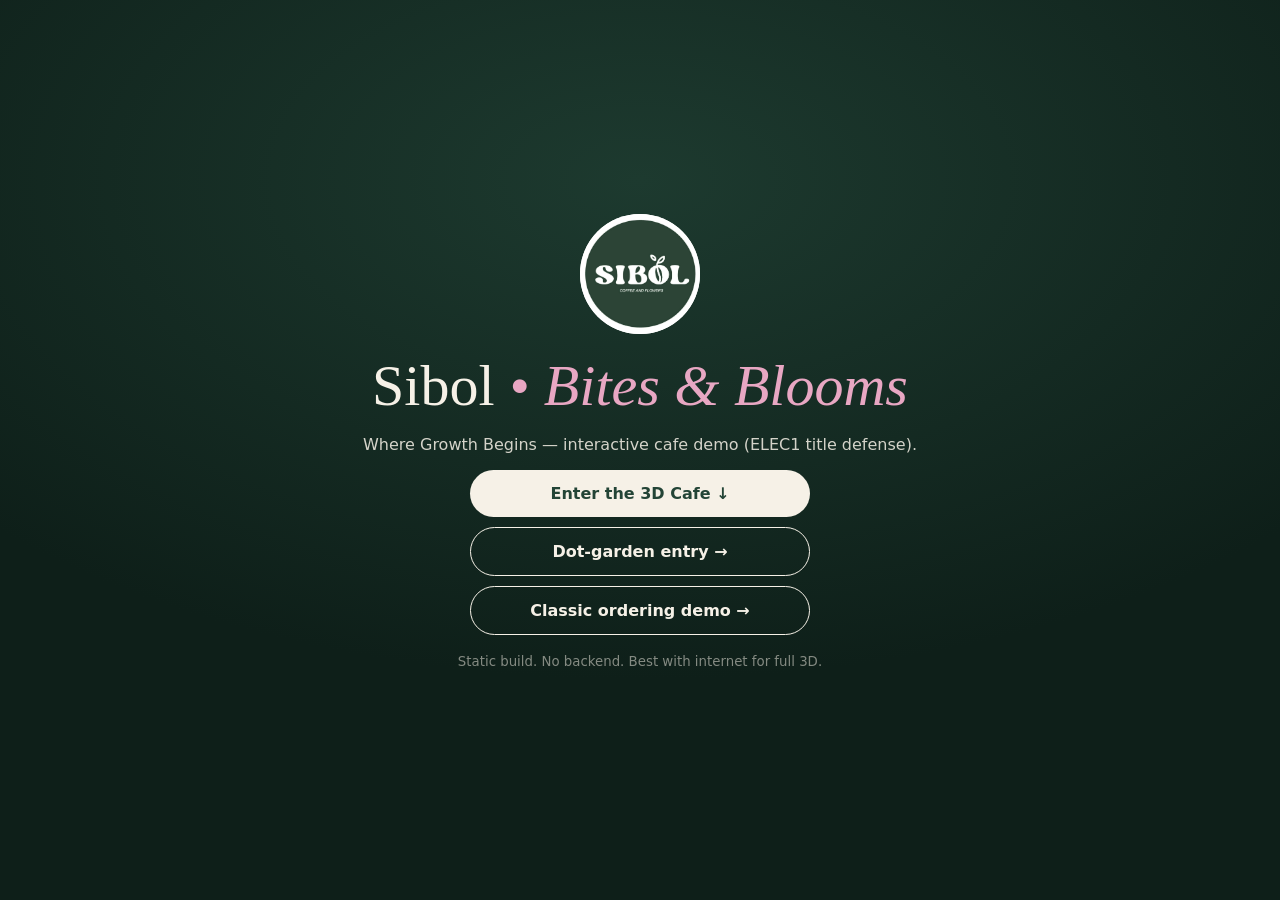
<file: index.html>
<!DOCTYPE html>
<html lang="en">
<head>
<meta charset="UTF-8">
<meta name="viewport" content="width=device-width, initial-scale=1.0">
<link rel="icon" href="data:,">
<title>Sibol Cafe — Bites &amp; Blooms</title>
<style>
*{box-sizing:border-box}body{margin:0;min-height:100vh;display:flex;align-items:center;justify-content:center;background:radial-gradient(900px 500px at 50% 20%,#1d3a2f,#0e1f19);color:#f6f1e7;font-family:"Segoe UI",system-ui,Arial;text-align:center;padding:20px}
.card{max-width:560px}img{width:120px;height:120px;border-radius:50%;object-fit:cover;background:#fff}
h1{font-family:Georgia,serif;font-weight:500;font-size:clamp(34px,7vw,58px);margin:14px 0 6px}
h1 em{color:#e8a7c3}p{opacity:.85}
a.btn{display:block;margin:10px auto;max-width:340px;background:#f6f1e7;color:#234436;border-radius:999px;padding:14px;font-weight:800;text-decoration:none}
a.ghost{background:transparent;color:#f6f1e7;border:1.5px solid #f6f1e7}
small{opacity:.6}
</style>
</head>
<body>
<div class="card">
<img src="assets/logo-sibol.jpg" alt="Sibol" onerror="this.style.display='none'">
<h1>Sibol <em>• Bites &amp; Blooms</em></h1>
<p>Where Growth Begins — interactive cafe demo (ELEC1 title defense).</p>
<a class="btn" href="3d-cafe.html">Enter the 3D Cafe ↓</a>
<a class="btn ghost" href="garden.html">Dot-garden entry →</a>
<a class="btn ghost" href="prototype-cafe.html">Classic ordering demo →</a>
<p><small>Static build. No backend. Best with internet for full 3D.</small></p>
</div>
</body>
</html>
</file>
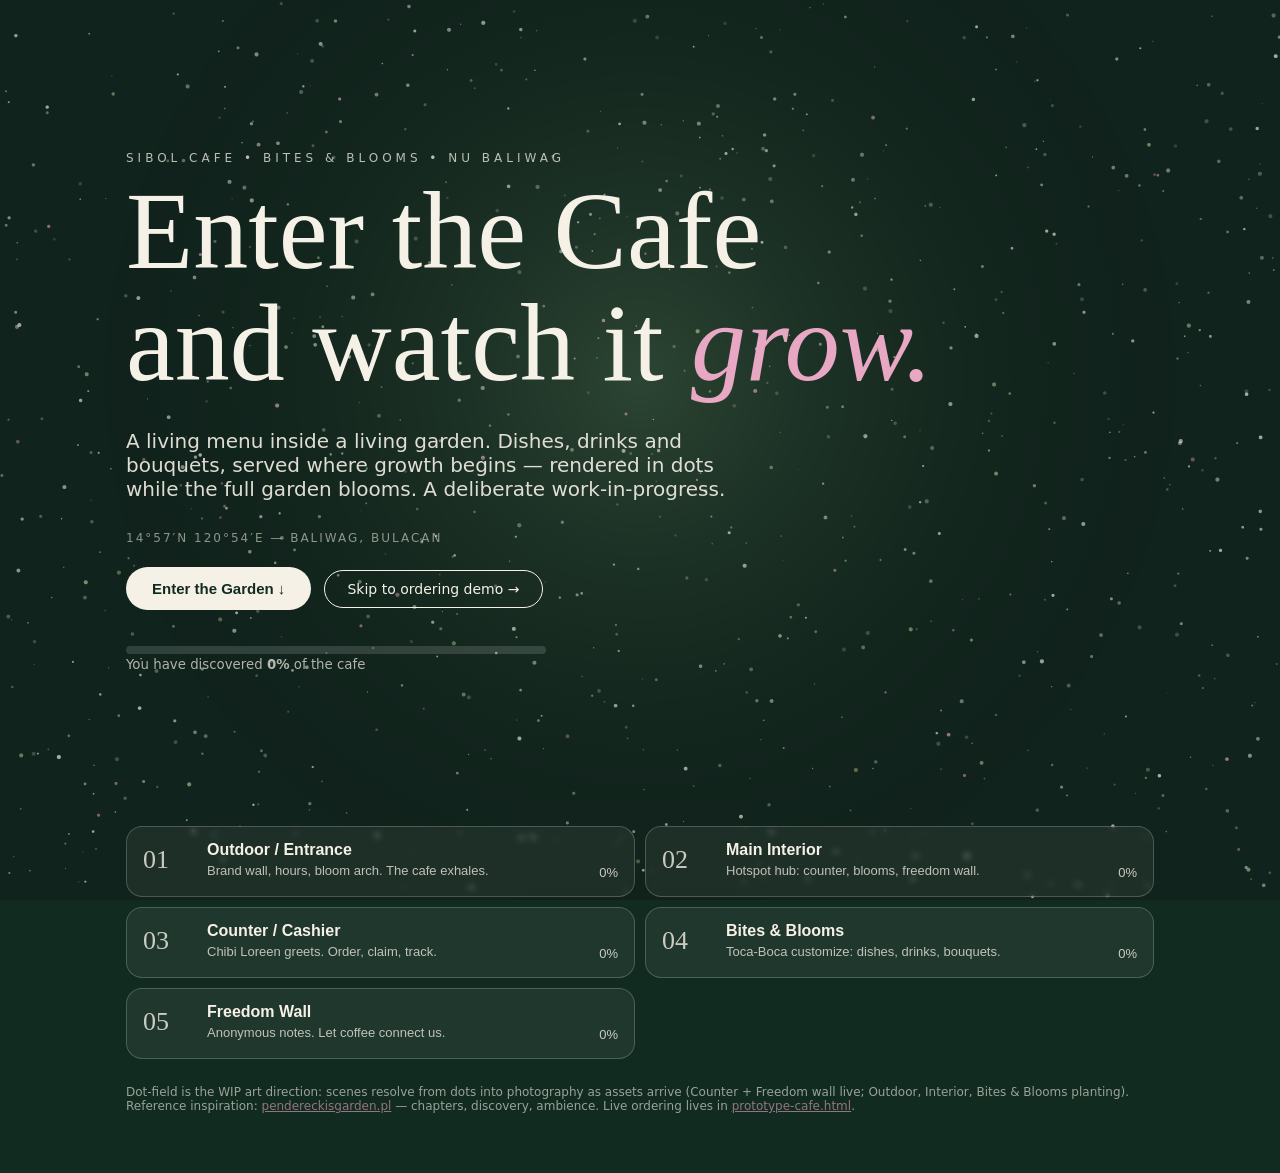
<file: garden.html>
<!DOCTYPE html>
<html lang="en">
<head>
<meta charset="UTF-8">
<meta name="viewport" content="width=device-width, initial-scale=1.0">
<link rel="icon" href="data:,">
<title>Sibol Garden — Enter and watch it grow</title>
<link rel="stylesheet" href="garden.css">
</head>
<body>
<canvas id="dots"></canvas>
<div class="wrap">
 <section class="hero">
  <div class="kicker">SIBOL CAFE • BITES &amp; BLOOMS • NU BALIWAG</div>
  <h1>Enter the Cafe<br>and watch it <em>grow.</em></h1>
  <p class="tag">A living menu inside a living garden. Dishes, drinks and bouquets,
  served where growth begins — rendered in dots while the full garden blooms.
  A deliberate work-in-progress.</p>
  <div class="coords">14°57′N 120°54′E — BALIWAG, BULACAN</div>
  <div><button class="btn" id="enterBtn">Enter the Garden ↓</button>
  <a class="ghost" href="prototype-cafe.html" style="text-decoration:none">Skip to ordering demo →</a></div>
  <div class="meter"><div class="bar"><div id="totalBar"></div></div>
  <small>You have discovered <b id="totalPct">0%</b> of the cafe</small></div>
 </section>
 <section id="chapters"></section>
 <div class="foot">Dot-field is the WIP art direction: scenes resolve from dots into
 photography as assets arrive (Counter + Freedom wall live; Outdoor, Interior,
 Bites &amp; Blooms planting). Reference inspiration:
 <a href="https://pendereckisgarden.pl/en/">pendereckisgarden.pl</a> — chapters, discovery, ambience.
 Live ordering lives in <a href="prototype-cafe.html">prototype-cafe.html</a>.</div>
</div>
<div id="panel"></div>
<script src="dots-data.js"></script>
<script src="garden.js"></script>
</body>
</html>
</file>
<file: garden.css>
/* Sibol dot-garden shell — deep green, serif, penderecki-like chapters */
:root{--green:#122b21;--green2:#234436;--cream:#f6f1e7;--pink:#e8a7c3;--gold:#e8d9a0;--ink:#23211d}
*{box-sizing:border-box}
html,body{margin:0;min-height:100%;background:var(--green);color:var(--cream);font-family:"Segoe UI",system-ui,Roboto,Arial}
#dots{position:fixed;inset:0;width:100%;height:100%;z-index:0}
.wrap{position:relative;z-index:1;max-width:1060px;margin:0 auto;padding:20px 16px 60px}
.hero{min-height:88vh;display:flex;flex-direction:column;justify-content:center;gap:10px}
.kicker{letter-spacing:4px;font-size:12px;opacity:.75}
.hero h1{font-family:Georgia,"Times New Roman",serif;font-weight:500;font-size:clamp(44px,9vw,110px);margin:0;line-height:1.02}
.hero h1 em{color:var(--pink);font-style:italic}
.tag{font-size:clamp(15px,2.4vw,20px);opacity:.9;max-width:620px}
.coords{font-size:12px;letter-spacing:2px;opacity:.55}
.btn{display:inline-block;background:var(--cream);color:var(--green);border-radius:999px;padding:13px 26px;font-weight:800;text-decoration:none;margin-top:12px;border:0;font-size:15px;cursor:pointer}
.ghost{display:inline-block;background:transparent;color:var(--cream);border:1.5px solid var(--cream);border-radius:999px;padding:10px 22px;margin-top:12px;margin-left:8px;cursor:pointer;font-size:14px}
.meter{margin:26px 0 8px;max-width:420px}
.meter .bar{height:8px;border-radius:8px;background:rgba(255,255,255,.14);overflow:hidden}
.meter #totalBar{height:100%;width:0;background:linear-gradient(90deg,var(--pink),var(--gold));transition:width .4s}
.meter small{opacity:.7}
#chapters{display:grid;gap:10px;margin-top:14px}
@media(min-width:760px){#chapters{grid-template-columns:1fr 1fr}}
.ch{display:grid;grid-template-columns:52px 1fr auto;gap:4px 12px;align-items:center;text-align:left;background:rgba(246,241,231,.06);border:1px solid rgba(246,241,231,.22);color:var(--cream);border-radius:16px;padding:14px 16px;cursor:pointer;backdrop-filter:blur(3px)}
.ch:hover{background:rgba(246,241,231,.12)}
.ch.seen{border-color:var(--pink)}
.cn{font-family:Georgia,serif;font-size:26px;opacity:.8;grid-row:span 2}
.ct{font-weight:800;font-size:16px}
.cd{font-size:13px;opacity:.75;grid-column:2}
.cp{grid-row:span 2;font-size:13px;opacity:.8}
#panel{position:fixed;right:12px;left:12px;bottom:12px;max-width:560px;margin:0 auto;background:#fbf7ee;color:var(--ink);border-radius:20px;padding:22px;display:none;z-index:5;box-shadow:0 12px 50px rgba(0,0,0,.5)}
#panel.open{display:block}
#panel .pn{font-family:Georgia,serif;font-size:15px;color:var(--green2);letter-spacing:3px}
#panel h2{font-family:Georgia,serif;margin:4px 0 6px}
#panel .btn{background:var(--green);color:#fff}
#panel .ghost{color:var(--green);border-color:var(--green)}
.wip{display:block;background:#f0e8d2;border-radius:10px;padding:9px 12px;font-size:13px;margin:8px 0}
.note{font-size:12px;opacity:.65}
.foot{margin-top:26px;font-size:12px;opacity:.6}
.foot a{color:var(--pink)}
</file>
